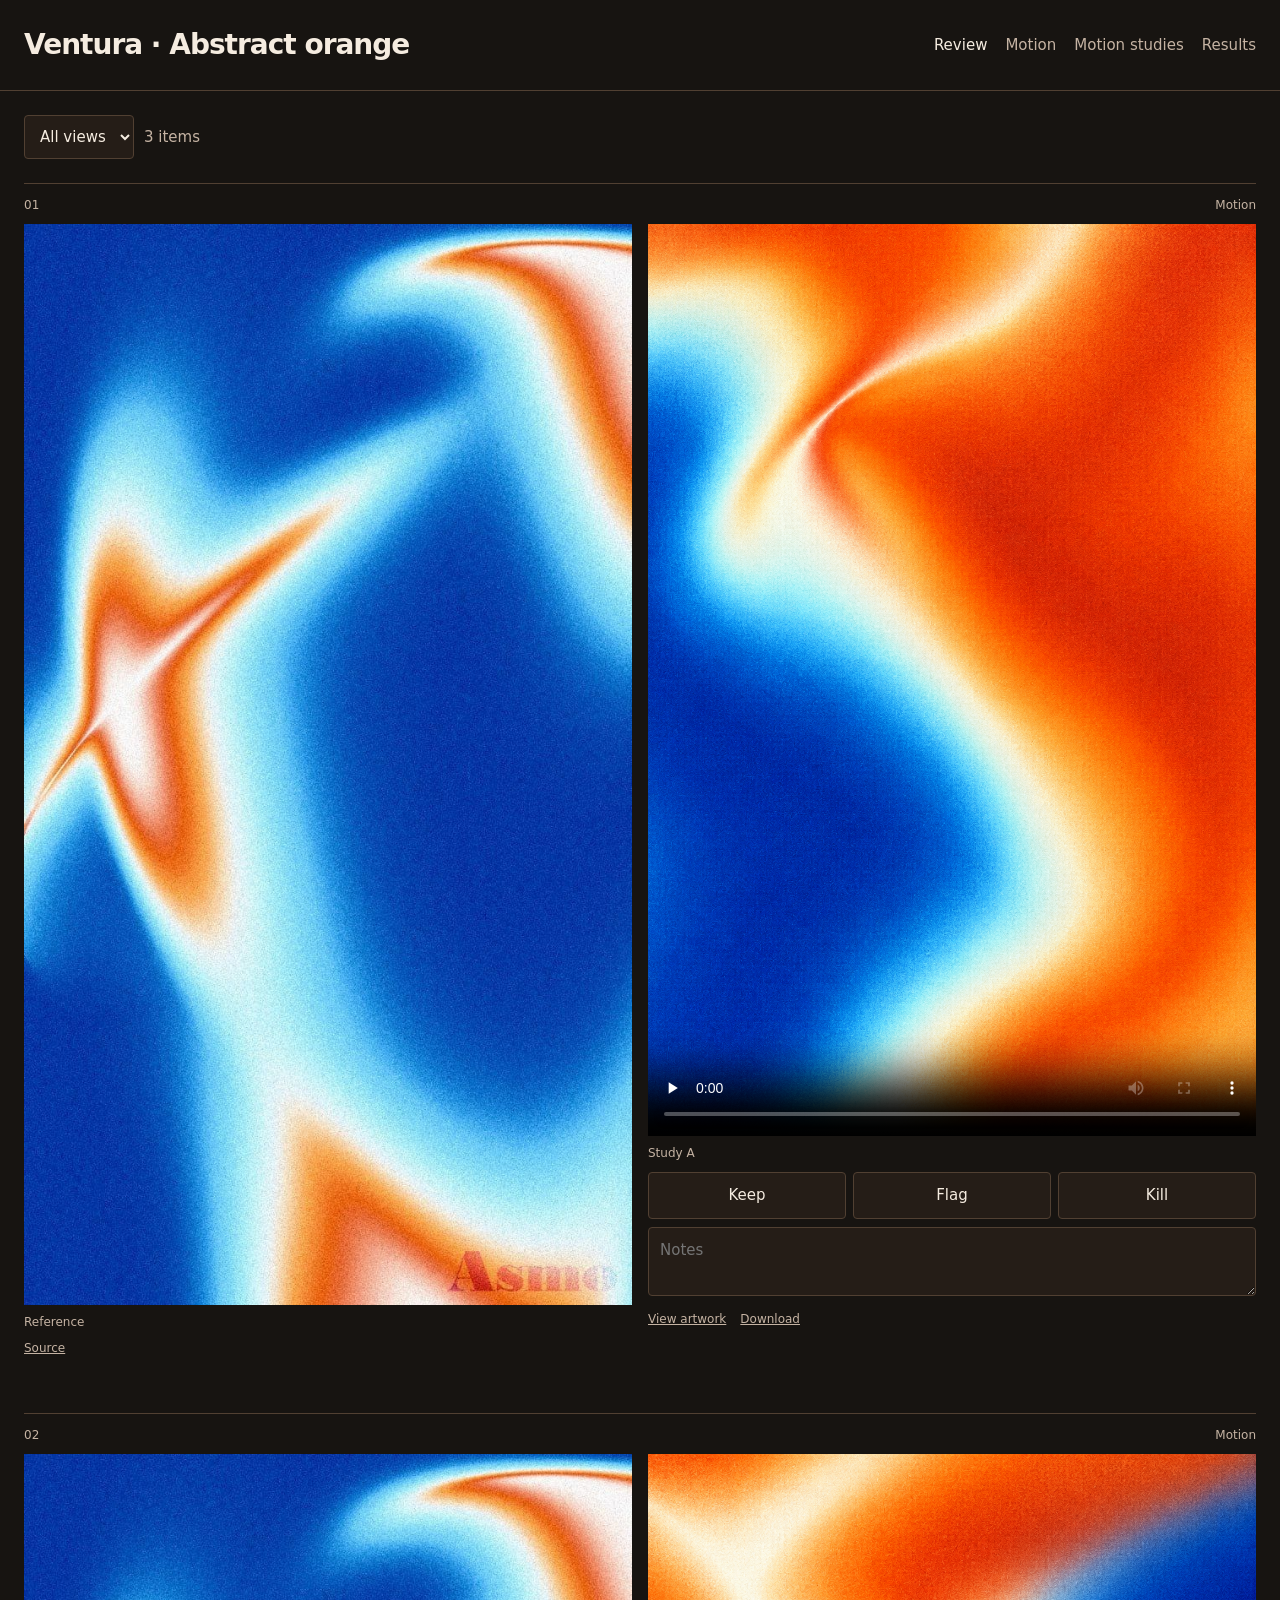
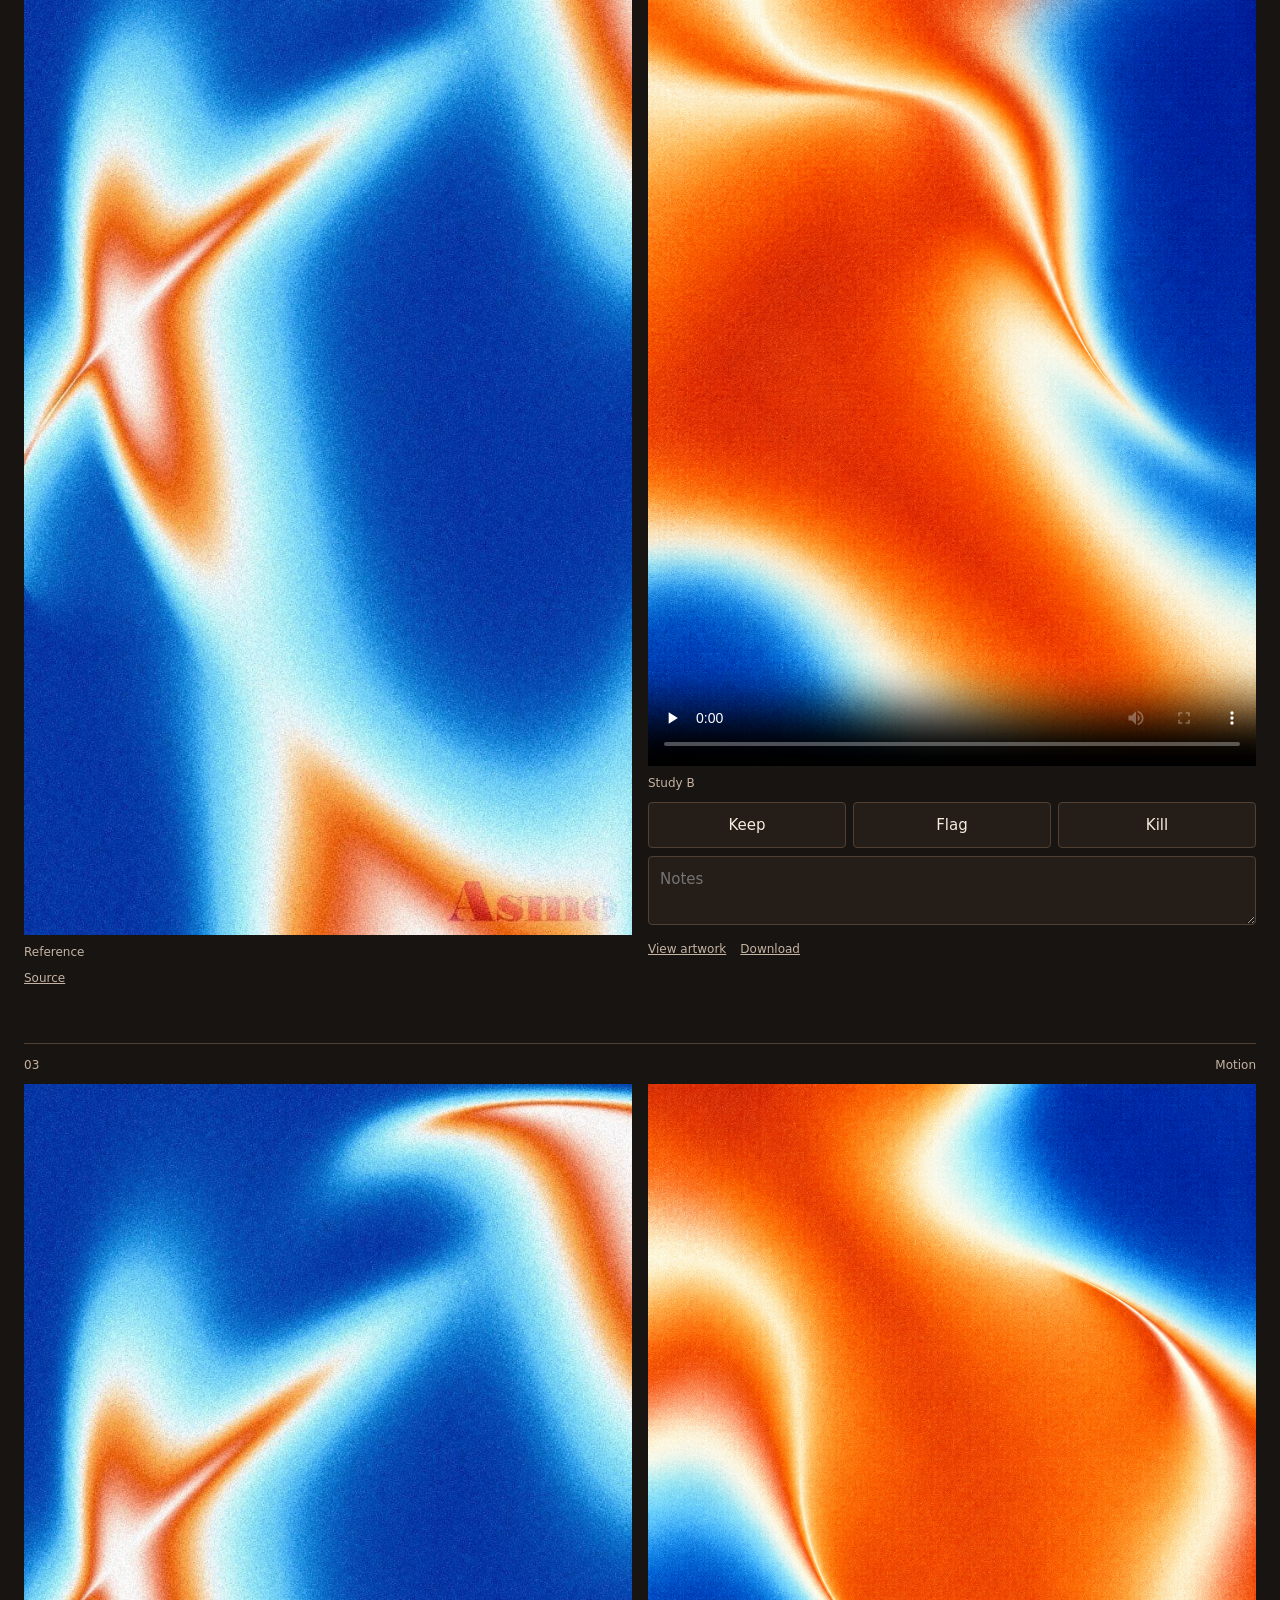
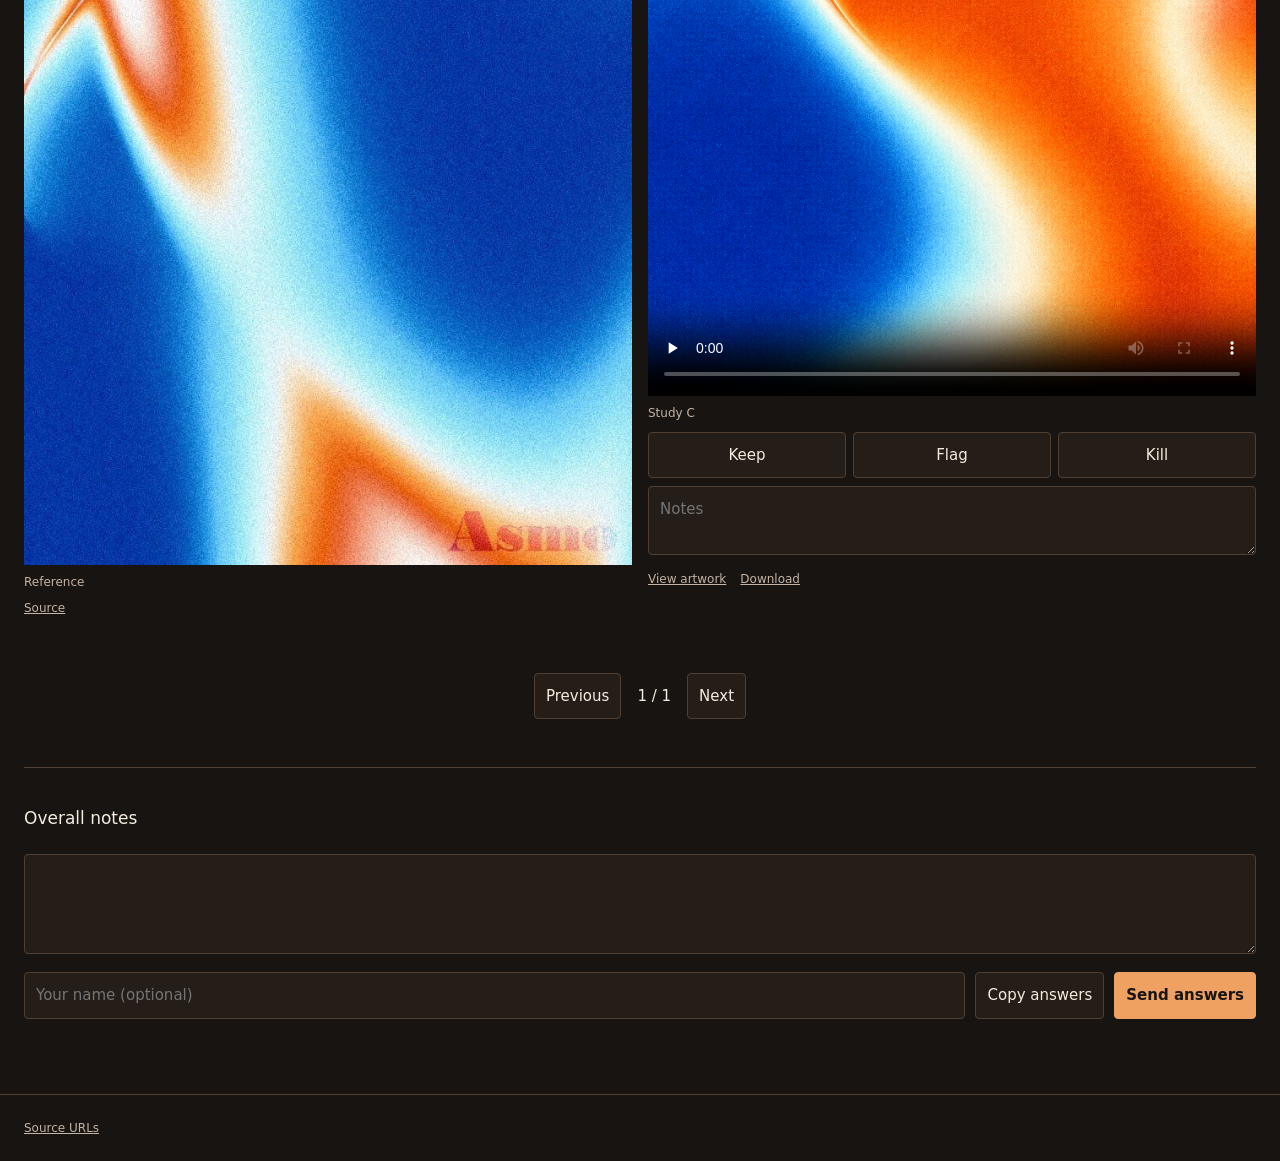
<file: index.html>
<!doctype html><html lang="en"><head><meta charset="utf-8"><meta name="viewport" content="width=device-width,initial-scale=1"><meta name="robots" content="noindex,nofollow"><title>PaulQC</title><link rel="icon" href="favicon.svg"><link rel="stylesheet" href="style.css?v=art-1"></head><body><header><h1 id="title">PaulQC</h1><nav><a href="index.html" aria-current="page">Review</a><a href="index.html?view=motion">Motion</a><a href="studies/" target="_blank" rel="noopener">Motion studies</a><a href="results.html">Results</a></nav></header><main><div class="toolbar"><select id="brand" aria-label="View"><option value="">All views</option></select><span id="count" class="muted"></span></div><div class="grid" id="items"></div><div class="pager"><button id="prev">Previous</button><span id="page"></span><button id="next">Next</button></div><section class="submit"><h2>Overall notes</h2><textarea id="overall" aria-label="Overall notes"></textarea><div class="send-row"><input id="name" aria-label="Your name (optional)" placeholder="Your name (optional)"><button id="copy">Copy answers</button><button id="send">Send answers</button></div><p id="status" class="status" role="status"></p><textarea id="copy-fallback" hidden readonly aria-label="Copy these answers"></textarea></section></main><footer><a href="sources.csv" download>Source URLs</a></footer><script src="config.js"></script><script src="app.js?v=art-1"></script></body></html>
</file>
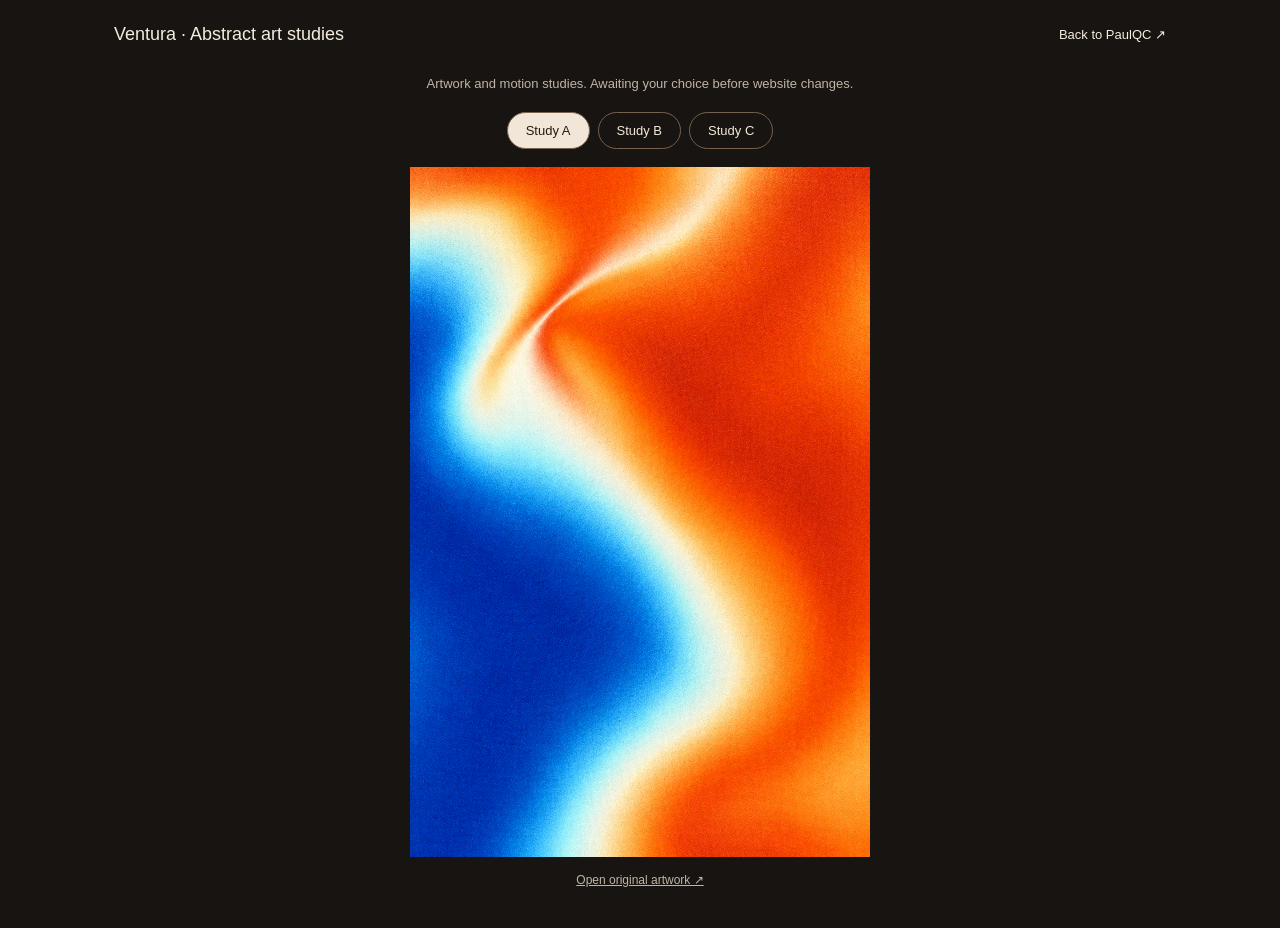
<file: studies/index.html>
<!doctype html><html lang="en-GB"><head><meta charset="utf-8"><meta name="viewport" content="width=device-width,initial-scale=1"><meta name="robots" content="noindex,nofollow"><title>Ventura · Abstract art studies</title><link rel="icon" href="../favicon.svg"><style>*{box-sizing:border-box}body{margin:0;background:#171411;color:#f5ece0;font-family:Arial,sans-serif}header{max-width:1100px;margin:auto;padding:24px;display:flex;justify-content:space-between;align-items:center;gap:20px}h1{font-size:18px;font-weight:500;margin:0}a{color:inherit}header a{font-size:13px;text-decoration:none}main{padding:5px 24px 40px;text-align:center}p{font-size:13px;color:#c2b4a4;margin:0 0 18px;line-height:1.5}.choices{display:flex;justify-content:center;gap:8px;margin:18px 0}button{border:1px solid #76614d;background:transparent;color:#f3e8da;padding:10px 18px;border-radius:25px;font:inherit;font-size:13px;cursor:pointer}button[aria-pressed=true]{background:#f2e6d8;color:#281a10}button:focus-visible,a:focus-visible{outline:3px solid #ed995e;outline-offset:4px}.art{position:relative;width:min(460px,100%);aspect-ratio:2/3;margin:auto;overflow:hidden}canvas,img{position:absolute;inset:0;width:100%;height:100%;display:block}canvas{opacity:0}canvas[data-ready]{opacity:1}.capture header,.capture .choices,.capture p,.capture .asset-link{display:none}.capture main{padding:0}.capture .art{width:100vw;height:100vh;aspect-ratio:auto}.asset-link{display:inline-block;margin-top:16px;font-size:12px;color:#c2b4a4}</style></head><body><header><h1>Ventura · Abstract art studies</h1><a href="../">Back to PaulQC ↗</a></header><main><p>Artwork and motion studies. Awaiting your choice before website changes.</p><div class="choices" role="group" aria-label="Choose an art study"><button data-study="01" aria-pressed="false">Study A</button><button data-study="02" aria-pressed="false">Study B</button><button data-study="03" aria-pressed="false">Study C</button></div><div class="art"><img id="still" alt="Orange, cream and cobalt abstract paint study"><canvas aria-label="Gently moving abstract paint study"></canvas></div><a class="asset-link" id="asset" target="_blank" rel="noopener">Open original artwork ↗</a></main><script src="motion.js"></script></body></html>
</file>
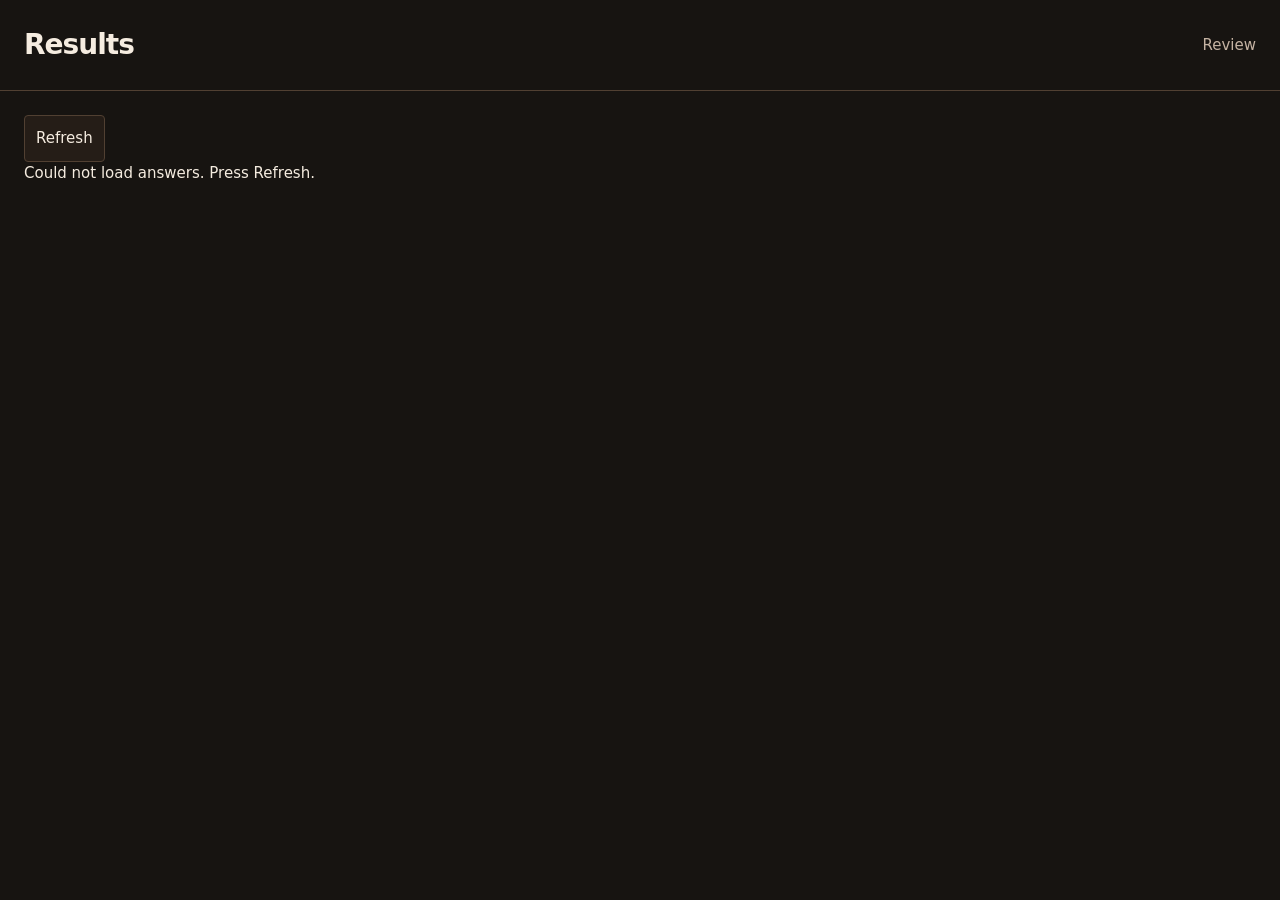
<file: results.html>
<!doctype html><html lang="en"><head><meta charset="utf-8"><meta name="viewport" content="width=device-width,initial-scale=1"><meta name="robots" content="noindex,nofollow"><title>PaulQC results</title><link rel="stylesheet" href="style.css?v=art-1"><link rel="icon" href="favicon.svg"></head><body><header><h1>Results</h1><nav><a href="index.html">Review</a></nav></header><main class="results"><button id="refresh">Refresh</button><div id="out" aria-live="polite">Loading…</div></main><script src="config.js"></script><script>
const esc=s=>String(s??'').replace(/[&<>"']/g,c=>({'&':'&amp;','<':'&lt;','>':'&gt;','"':'&quot;',"'":'&#39;'}[c]));
async function load(){try{let [r,m]=await Promise.all([fetch(CONFIG.store+'?t='+Date.now(),{cache:'no-store'}),fetch('manifest.json?v=art-1')]);if(!r.ok)throw Error();let data=await r.json(),manifest=await m.json(),ids=manifest.items.flatMap(i=>i.variants.filter(v=>!v.reference).map(v=>v.id));let subs=(data.submissions||[]).sort((a,b)=>new Date(b.ts)-new Date(a.ts));let totals=Object.fromEntries(ids.map(id=>[id,{K:0,F:0,X:0}]));let people=subs.map(s=>{let rows=ids.map(id=>{let n=(s.ids||[]).indexOf(id),v=n<0?'-':s.answers[n],note=s.notes?.[id]||'';if(note.trim()&&v!=='X')v='F';if(totals[id][v]!==undefined)totals[id][v]++;return '<tr><td>'+esc(id)+'</td><td>'+({K:'Keep',F:'Flag',X:'Kill'}[v]||'—')+'</td><td class="result-note">'+esc(note)+'</td></tr>'}).join('');return '<section class="person"><h2>'+esc(s.name)+'</h2><p class="muted">'+esc(new Date(s.ts).toLocaleString('en-GB'))+'</p><table><thead><tr><th>Item</th><th>Verdict</th><th>Notes</th></tr></thead><tbody>'+rows+'</tbody></table>'+(s.overall?'<p class="result-note">'+esc(s.overall)+'</p>':'')+'</section>'}).join('');document.querySelector('#out').innerHTML='<h2>Totals · '+subs.length+' people</h2><table><thead><tr><th>Item</th><th>Keep</th><th>Flag</th><th>Kill</th></tr></thead><tbody>'+ids.map(id=>'<tr><td>'+esc(id)+'</td><td>'+totals[id].K+'</td><td>'+totals[id].F+'</td><td>'+totals[id].X+'</td></tr>').join('')+'</tbody></table>'+people}catch(e){document.querySelector('#out').textContent='Could not load answers. Press Refresh.'}}
document.querySelector('#refresh').onclick=load;load();</script></body></html>
</file>
<file: style.css>
:root{--bg:#171411;--fg:#f5ece0;--panel:#251d17;--line:#514032;--mut:#c5b3a3;--accent:#efa161;--amber:#ffc866}*{box-sizing:border-box}body{margin:0;background:var(--bg);color:var(--fg);font:15px/1.5 system-ui,sans-serif}a{color:inherit}header,main,footer{max-width:1320px;margin:auto;padding:24px}header{display:flex;gap:20px;align-items:center;justify-content:space-between;border-bottom:1px solid var(--line)}h1{font-size:28px;letter-spacing:-1px;margin:0}nav{display:flex;gap:18px;flex-wrap:wrap}nav a{text-decoration:none;color:var(--mut)}nav a[aria-current]{color:var(--fg)}button,select,input,textarea{font:inherit;color:var(--fg);background:var(--panel);border:1px solid var(--line);border-radius:4px;padding:11px}button{cursor:pointer}button:hover,a:hover{filter:brightness(1.2)}button:focus-visible,a:focus-visible,input:focus-visible,textarea:focus-visible{outline:2px solid var(--accent);outline-offset:3px}.toolbar{display:flex;gap:10px;flex-wrap:wrap;align-items:center;margin:0 0 24px}.toolbar input{flex:1;min-width:180px}.grid{display:grid;grid-template-columns:repeat(3,minmax(0,1fr));gap:28px 20px}.item{min-width:0;border-top:1px solid var(--line);padding-top:12px}.number{font-size:12px;color:var(--mut);display:flex;justify-content:space-between;margin-bottom:10px}.variants{display:grid;grid-template-columns:repeat(var(--cols,1),minmax(0,1fr));gap:16px}.variant{min-width:0}.variant img,.variant video{width:100%;height:auto;display:block;background:#080d16}.variant video{aspect-ratio:var(--ratio,9/16);object-fit:contain}.variant .label{font-size:12px;color:var(--mut);margin:8px 0}.controls{display:flex;gap:7px;margin-top:10px}.controls button{flex:1;padding:11px 2px}.controls [aria-pressed=true]{background:var(--fg);color:var(--bg);border-color:var(--fg)}textarea{width:100%;resize:vertical;margin-top:8px;min-height:46px}.has-note{border-color:var(--amber)}.source{font-size:12px;color:var(--mut);display:flex;gap:14px;margin:8px 0}.pager{display:flex;justify-content:center;gap:16px;align-items:center;margin:30px 0}.submit{margin-top:48px;border-top:1px solid var(--line);padding-top:24px}.submit h2{font-size:17px;font-weight:500}.submit textarea{min-height:100px}.send-row{display:flex;gap:10px;margin-top:12px;flex-wrap:wrap}.send-row input{flex:1}#send{background:var(--accent);border-color:var(--accent);color:var(--bg);font-weight:650}.status{min-height:25px;font-size:13px;color:var(--mut)}.badge{display:inline-block;font-size:11px;border:1px solid var(--line);padding:3px 7px;margin-right:5px;color:var(--mut)}.analysis{font-size:14px}.analysis h2{font-size:18px;margin-bottom:8px}.analysis p{color:#ccd4df}.research{max-width:900px}.research h2{margin-top:40px}.research p,.research li{color:#d3dae3}.research .lead{font-size:28px;line-height:1.3;color:var(--fg)}.research .shirt{max-width:450px;width:100%;height:auto;float:right;margin:0 0 25px 30px}.research table,.results table{width:100%;border-collapse:collapse;margin:20px 0;font-size:14px}.research th,.research td,.results td,.results th{text-align:left;padding:12px;border-bottom:1px solid var(--line);vertical-align:top}.result-note{color:var(--amber);white-space:pre-wrap}.person{margin:35px 0}.muted{color:var(--mut)}.error{color:var(--amber)}.empty{padding:40px;border:1px solid var(--line)}footer{font-size:12px;color:var(--mut);border-top:1px solid var(--line)}[hidden]{display:none!important}@media(min-width:900px){.item:has(.variants[style*="--cols:2"]){grid-column:span 2}.item:has(.variants[style*="--cols:3"]){grid-column:span 3}}@media(max-width:800px){.grid{grid-template-columns:repeat(2,minmax(0,1fr))}header{align-items:flex-start}nav{font-size:13px;gap:10px}.research .shirt{float:none;margin:0}}@media(max-width:560px){.grid,.variants{grid-template-columns:1fr}header,main,footer{padding:18px}header{display:block}nav{margin-top:14px}.toolbar>*{width:100%}.send-row>*{width:100%}h1{font-size:25px}.research table{font-size:12px}.research td,.research th{padding:8px}.research .lead{font-size:23px}}

.grid { display: block; }
.item { margin-bottom: 48px; }

.motion-actions { display:flex; margin-bottom:16px; }
</file>
